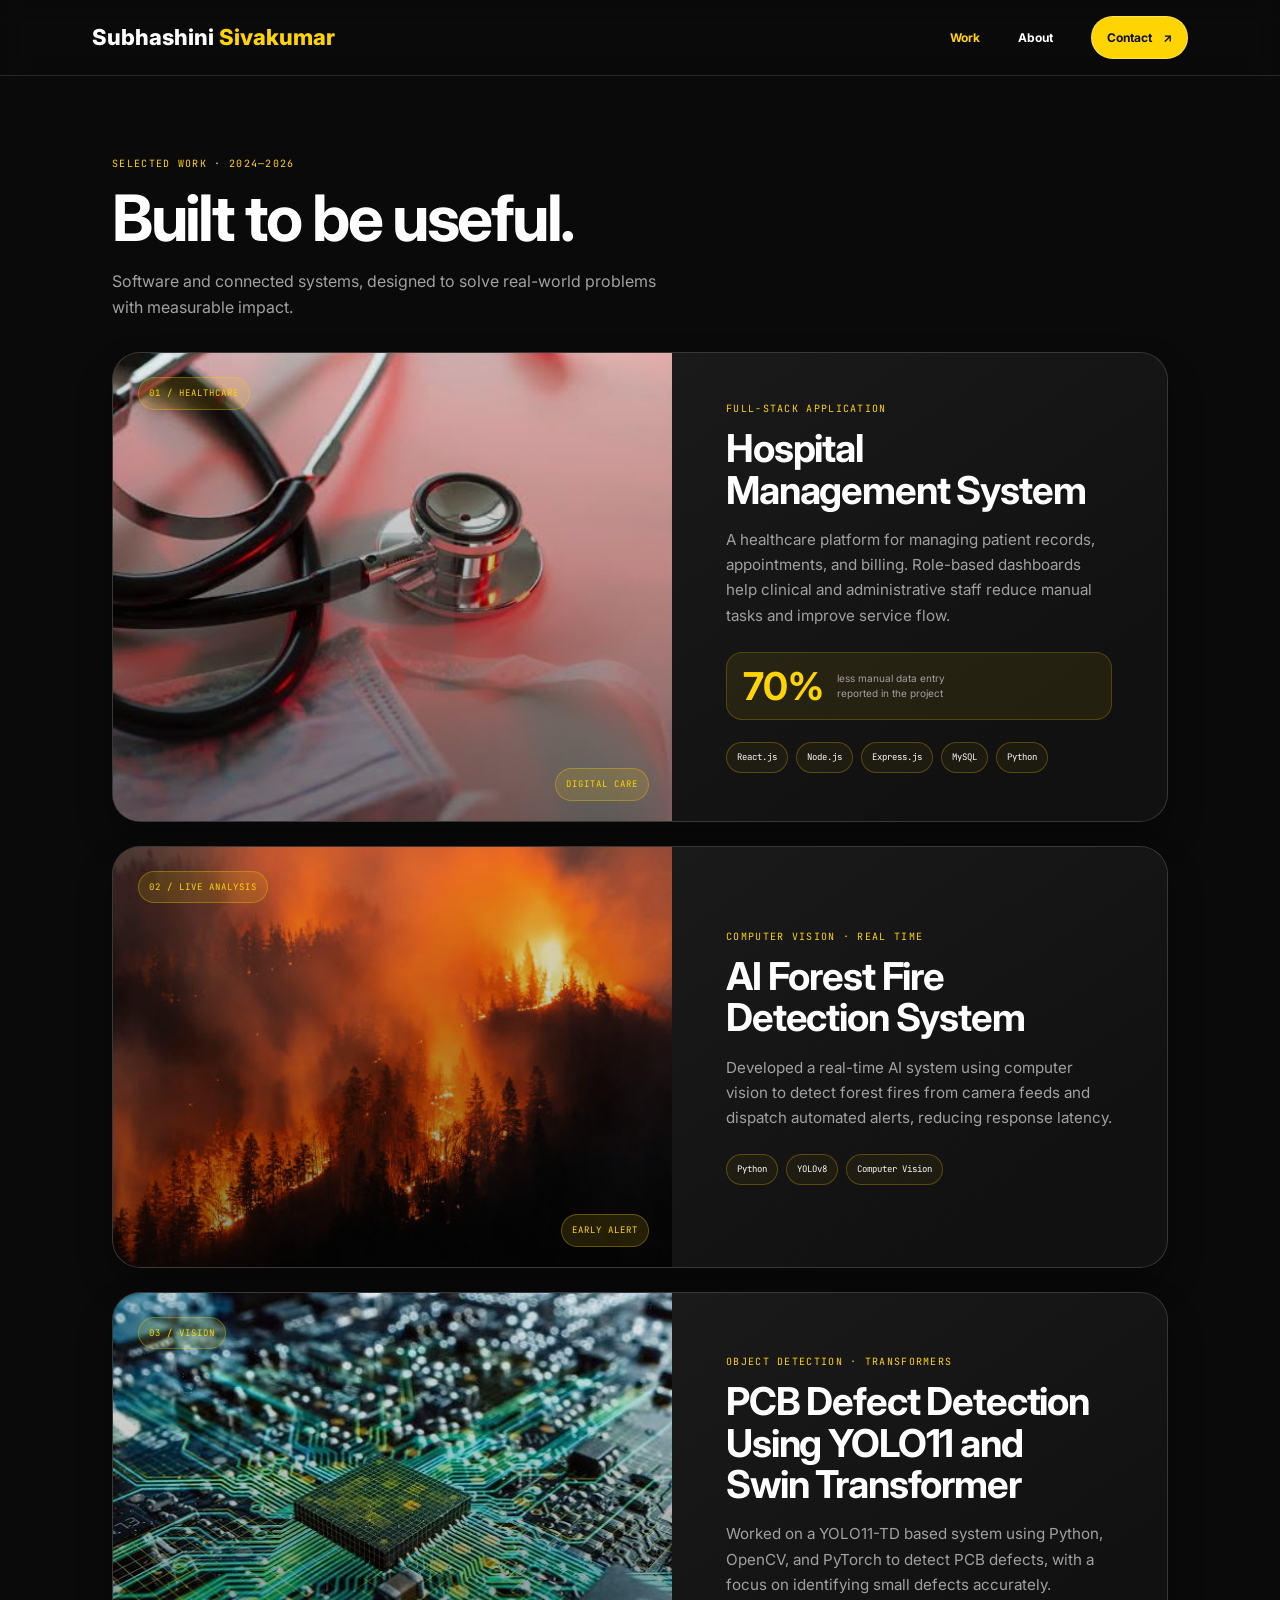
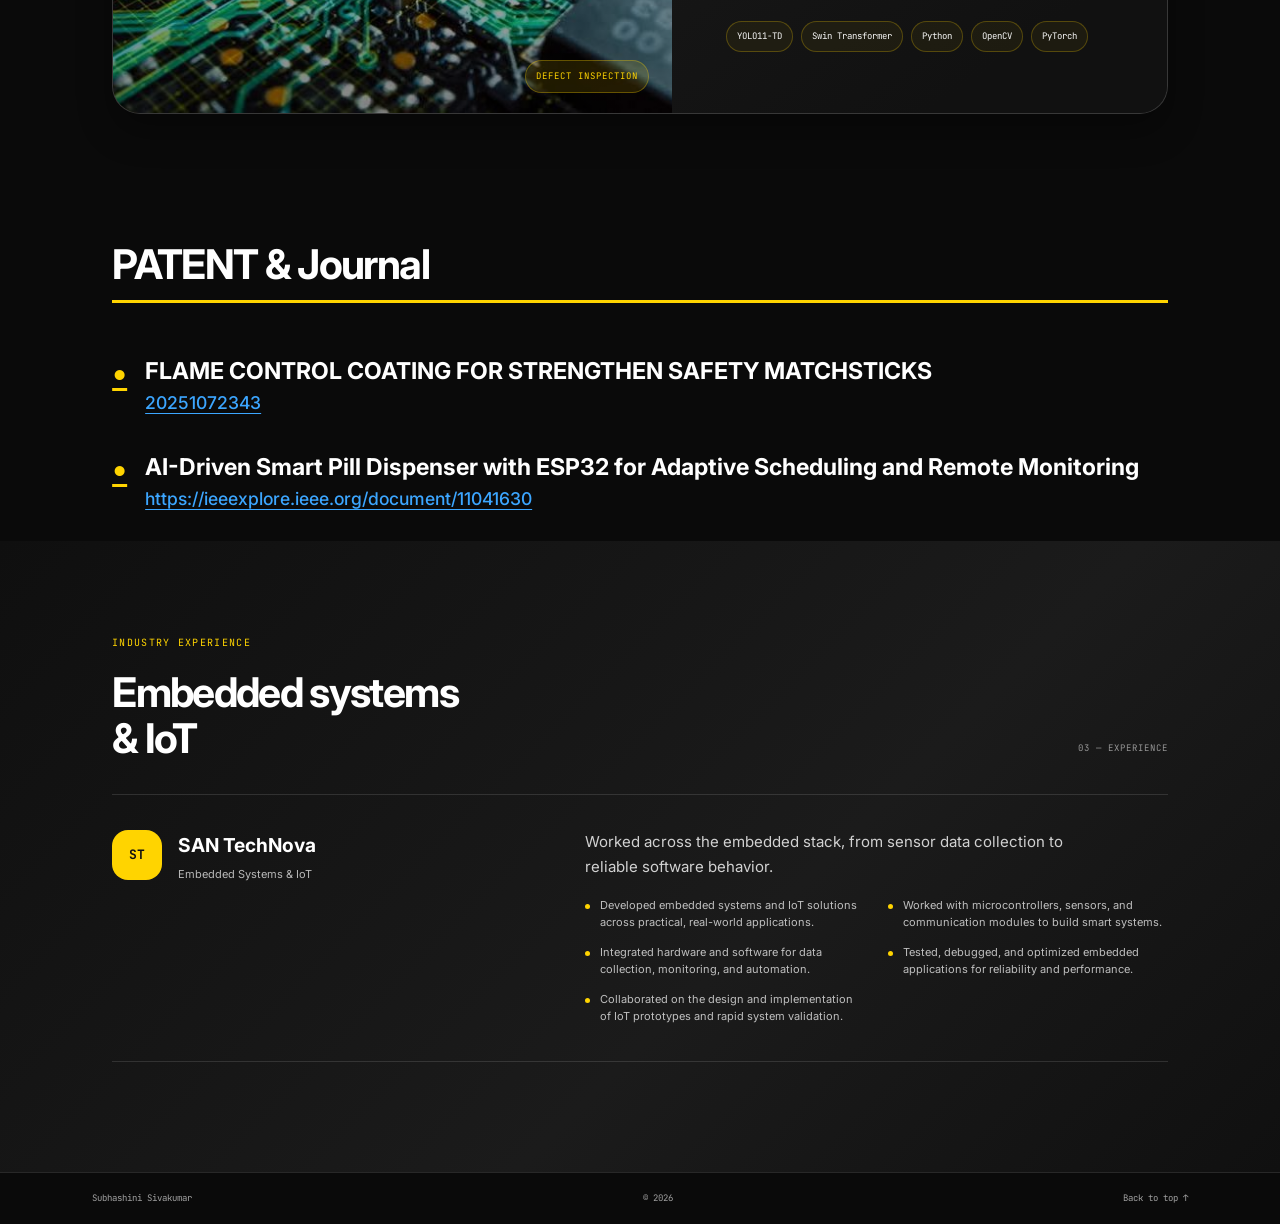
<file: index.html>
<!doctype html>
<html lang="en">
  <head>
    <meta charset="utf-8">
    <meta name="viewport" content="width=device-width, initial-scale=1">
    <meta name="theme-color" content="#1d4d8f">
    <meta name="description" content="Selected software and IoT work by Subhashini Sivakumar, a computer engineering student.">
    <title>Work | Subhashini Sivakumar</title>
    <link rel="preconnect" href="https://fonts.googleapis.com">
    <link rel="preconnect" href="https://fonts.gstatic.com" crossorigin>
    <link href="https://fonts.googleapis.com/css2?family=Inter:wght@400;500;600;700;800;900&family=JetBrains+Mono:wght@400;500;700&display=swap" rel="stylesheet">
    <link rel="stylesheet" href="styles.css">
    <script src="script.js" defer></script>
  </head>
  <body class="page-work">
    <a class="skip-link" href="#main">Skip to content</a>
    <header class="site-header">
      <a class="wordmark" href="index.html" aria-label="Subhashini Sivakumar, Work">Subhashini<span> Sivakumar</span></a>
      <button class="menu-toggle" type="button" aria-expanded="false" aria-controls="site-nav">
        <span class="menu-label">Menu</span><span class="menu-icon" aria-hidden="true"><i></i><i></i></span>
      </button>
      <nav class="site-nav" id="site-nav" aria-label="Main navigation">
        <a href="index.html" aria-current="page">Work</a>
        <a href="about.html">About</a>
        <a class="nav-contact" href="contact.html">Contact <span aria-hidden="true">↗</span></a>
      </nav>
    </header>
    <main id="main" class="page-main">
      <section class="page-heading section-wrap" aria-labelledby="page-title">
        <p class="eyebrow">Selected work · 2024—2026</p>
        <h1 id="page-title">Built to be useful.</h1>
        <p>Software and connected systems, designed to solve real-world problems with measurable impact.</p>
      </section>

      <section class="work-section section-wrap" aria-label="Selected projects">
        <article class="project">
          <div class="project-visual">
            <img class="project-photo" src="hospital.jpg" alt="Doctor using a smartphone for digital patient care" loading="lazy">
            <div class="project-note note-top">01 / HEALTHCARE</div><div class="project-note note-bottom">DIGITAL CARE</div>
          </div>
          <div class="project-copy">
            <p class="eyebrow">Full-stack application</p>
            <h2>Hospital<br>Management System</h2>
            <p>A healthcare platform for managing patient records, appointments, and billing. Role-based dashboards help clinical and administrative staff reduce manual tasks and improve service flow.</p>
            <div class="project-result"><strong>70%</strong><span>less manual data entry<br>reported in the project</span></div>
            <ul class="tag-list" aria-label="Technologies used"><li>React.js</li><li>Node.js</li><li>Express.js</li><li>MySQL</li><li>Python</li></ul>
          </div>
        </article>

        <article class="project project-forest">
          <div class="project-visual">
            <img class="project-photo" src="forest.jpg" alt="Forest landscape monitored by a camera-based detection system" loading="lazy">
            <div class="project-note note-top">02 / LIVE ANALYSIS</div><div class="project-note note-bottom">EARLY ALERT</div>
          </div>
          <div class="project-copy">
            <p class="eyebrow">Computer vision · Real time</p>
            <h2>AI Forest Fire<br>Detection System</h2>
            <p>Developed a real-time AI system using computer vision to detect forest fires from camera feeds and dispatch automated alerts, reducing response latency.</p>
            <ul class="tag-list" aria-label="Technologies used"><li>Python</li><li>YOLOv8</li><li>Computer Vision</li></ul>
          </div>
        </article>

        <article class="project project-pcb">
          <div class="project-visual">
            <img class="project-photo" src="pcb%20image.jpg" alt="Green printed circuit board used for defect inspection" loading="lazy">
            <div class="project-note note-top">03 / VISION</div><div class="project-note note-bottom">DEFECT INSPECTION</div>
          </div>
          <div class="project-copy">
            <p class="eyebrow">Object detection · Transformers</p>
            <h2>PCB Defect Detection<br>Using YOLO11 and<br>Swin Transformer</h2>
            <p>Worked on a YOLO11-TD based system using Python, OpenCV, and PyTorch to detect PCB defects, with a focus on identifying small defects accurately.</p>
            <ul class="tag-list" aria-label="Technologies used"><li>YOLO11-TD</li><li>Swin Transformer</li><li>Python</li><li>OpenCV</li><li>PyTorch</li></ul>
          </div>
        </article>
      </section>

      <section class="patent-journal-section" aria-labelledby="patent-journal-title">
        <div class="section-wrap">
          <div class="section-heading patent-heading">
            <h2 id="patent-journal-title">PATENT &amp; Journal</h2>
          </div>

          <div class="patent-list">
            <div class="patent-item">
              <span class="bullet">•</span>
              <div>
                <p>FLAME CONTROL COATING FOR STRENGTHEN SAFETY MATCHSTICKS</p>
                <span>20251072343</span>
              </div>
            </div>

            <div class="patent-item">
              <span class="bullet">•</span>
              <div>
                <p>AI-Driven Smart Pill Dispenser with ESP32 for Adaptive Scheduling and Remote Monitoring</p>
                <a href="https://ieeexplore.ieee.org/document/11041630" target="_blank" rel="noreferrer">https://ieeexplore.ieee.org/document/11041630</a>
              </div>
            </div>
          </div>
        </div>
      </section>

      <section class="experience-section" aria-labelledby="experience-title">
        <div class="section-wrap">
          <div class="section-heading light-heading">
            <div><p class="eyebrow">Industry experience</p><h2 id="experience-title">Embedded systems<br>& IoT</h2></div>
            <span class="section-index">03 — EXPERIENCE</span>
          </div>
          <article class="experience-entry">
            <div class="experience-company"><span class="company-mark">ST</span><div><h3>SAN TechNova</h3><p>Embedded Systems & IoT</p></div></div>
            <div class="experience-details">
              <p>Worked across the embedded stack, from sensor data collection to reliable software behavior.</p>
              <ul>
                <li>Developed embedded systems and IoT solutions across practical, real-world applications.</li>
                <li>Worked with microcontrollers, sensors, and communication modules to build smart systems.</li>
                <li>Integrated hardware and software for data collection, monitoring, and automation.</li>
                <li>Tested, debugged, and optimized embedded applications for reliability and performance.</li>
                <li>Collaborated on the design and implementation of IoT prototypes and rapid system validation.</li>
              </ul>
            </div>
          </article>
        </div>
      </section>
    </main>
    <footer class="page-footer"><span>Subhashini Sivakumar</span><span>© <span id="year"></span></span><a href="#main">Back to top ↑</a></footer>
  </body>
</html>
</file>
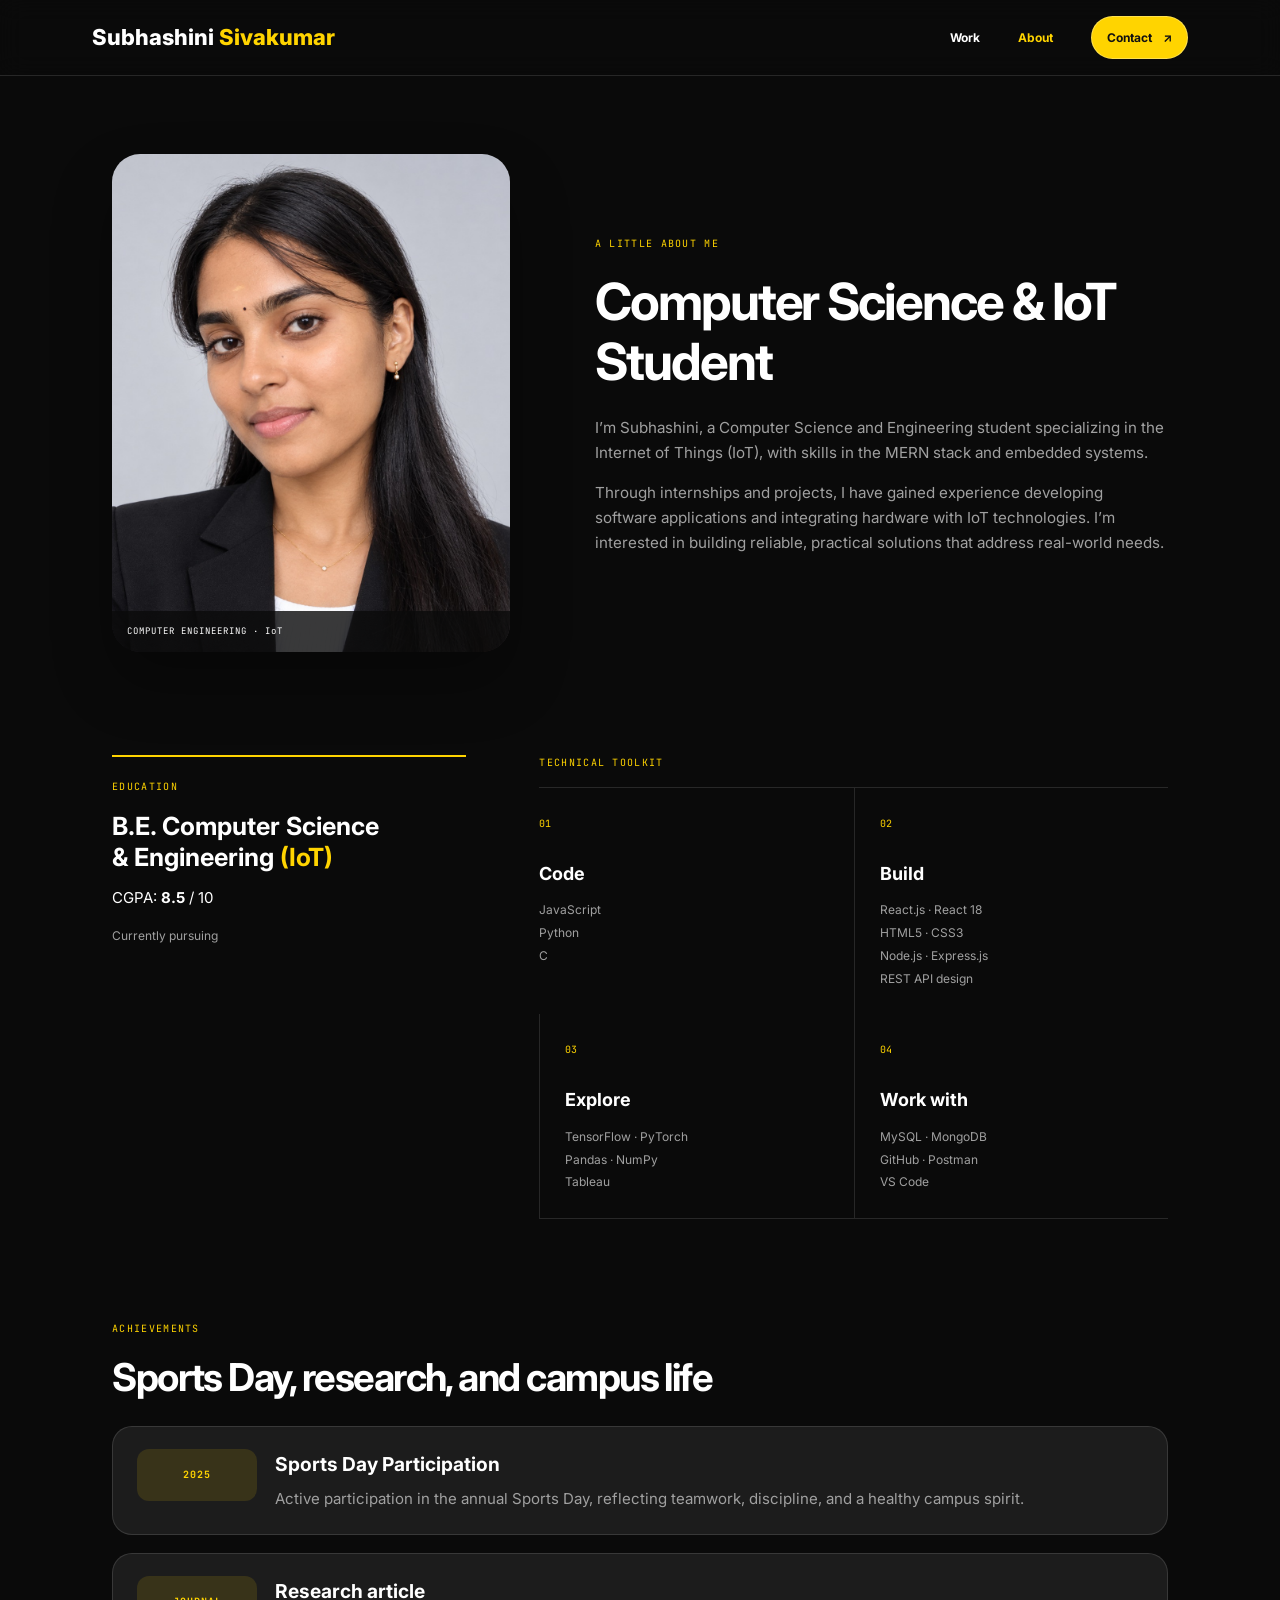
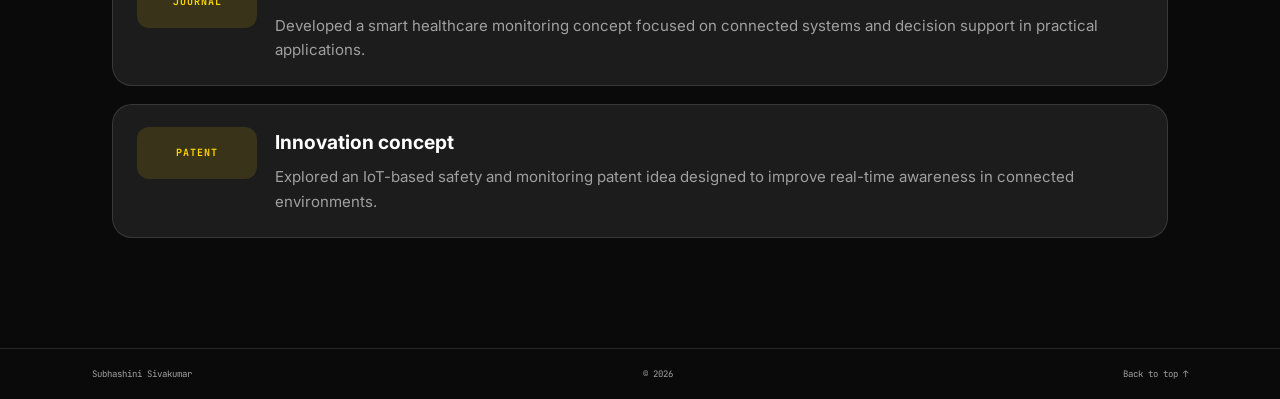
<file: about.html>
<!doctype html>
<html lang="en">
  <head>
    <meta charset="utf-8">
    <meta name="viewport" content="width=device-width, initial-scale=1">
    <meta name="theme-color" content="#1d4d8f">
    <meta name="description" content="About Subhashini Sivakumar: computer engineering, IoT, education, and technical skills.">
    <title>About | Subhashini Sivakumar</title>
    <link rel="preconnect" href="https://fonts.googleapis.com">
    <link rel="preconnect" href="https://fonts.gstatic.com" crossorigin>
    <link href="https://fonts.googleapis.com/css2?family=Inter:wght@400;500;600;700;800;900&family=JetBrains+Mono:wght@400;500;700&display=swap" rel="stylesheet">
    <link rel="stylesheet" href="styles.css">
    <script src="script.js" defer></script>
  </head>
  <body class="page-about">
    <a class="skip-link" href="#main">Skip to content</a>
    <header class="site-header">
      <a class="wordmark" href="index.html" aria-label="Subhashini Sivakumar, Work">Subhashini<span> Sivakumar</span></a>
      <button class="menu-toggle" type="button" aria-expanded="false" aria-controls="site-nav"><span class="menu-label">Menu</span><span class="menu-icon" aria-hidden="true"><i></i><i></i></span></button>
      <nav class="site-nav" id="site-nav" aria-label="Main navigation">
        <a href="index.html">Work</a><a href="about.html" aria-current="page">About</a><a class="nav-contact" href="contact.html">Contact <span aria-hidden="true">↗</span></a>
      </nav>
    </header>
    <main id="main" class="page-main">
      <section class="about-intro section-wrap" aria-labelledby="page-title">
        <div class="about-photo-wrap">
          <img class="about-portrait" src="suba.jpeg" alt="Subhashini Sivakumar">
          <span class="portrait-caption">COMPUTER ENGINEERING · IoT</span>
        </div>
        <div class="about-copy">
          <p class="eyebrow">A little about me</p>
          <h1 id="page-title">Computer Science &amp; IoT Student</h1>
          <p>I’m Subhashini, a Computer Science and Engineering student specializing in the Internet of Things (IoT), with skills in the MERN stack and embedded systems.</p>
          <p>Through internships and projects, I have gained experience developing software applications and integrating hardware with IoT technologies. I’m interested in building reliable, practical solutions that address real-world needs.</p>
        </div>
      </section>

      <section class="about-facts section-wrap" aria-label="Education and skills">
        <article class="education-panel">
          <p class="eyebrow">Education</p>
          <h2>B.E. Computer Science<br>& Engineering <em>(IoT)</em></h2>
          <p>CGPA: <strong>8.5</strong> / 10</p>
          <p>Currently pursuing</p>
        </article>
        <div class="about-toolkit">
          <p class="eyebrow">Technical toolkit</p>
          <div class="toolkit-grid">
            <article class="toolkit-group"><span class="toolkit-number">01</span><h3>Code</h3><p>JavaScript<br>Python<br>C</p></article>
            <article class="toolkit-group"><span class="toolkit-number">02</span><h3>Build</h3><p>React.js · React 18<br>HTML5 · CSS3<br>Node.js · Express.js<br>REST API design</p></article>
            <article class="toolkit-group"><span class="toolkit-number">03</span><h3>Explore</h3><p>TensorFlow · PyTorch<br>Pandas · NumPy<br>Tableau</p></article>
            <article class="toolkit-group"><span class="toolkit-number">04</span><h3>Work with</h3><p>MySQL · MongoDB<br>GitHub · Postman<br>VS Code</p></article>
          </div>
        </div>
      </section>

      <section class="about-achievements section-wrap" aria-label="Achievements and extracurriculars">
        <div class="achievement-panel">
          <p class="eyebrow">Achievements</p>
          <h2>Sports Day, research, and campus life</h2>
        </div>
        <div class="achievement-list">
          <article class="achievement-item">
            <span class="achievement-year">2025</span>
            <div>
              <h3>Sports Day Participation</h3>
              <p>Active participation in the annual Sports Day, reflecting teamwork, discipline, and a healthy campus spirit.</p>
            </div>
          </article>
          <article class="achievement-item">
            <span class="achievement-year">Journal</span>
            <div>
              <h3>Research article</h3>
              <p>Developed a smart healthcare monitoring concept focused on connected systems and decision support in practical applications.</p>
            </div>
          </article>
          <article class="achievement-item">
            <span class="achievement-year">Patent</span>
            <div>
              <h3>Innovation concept</h3>
              <p>Explored an IoT-based safety and monitoring patent idea designed to improve real-time awareness in connected environments.</p>
            </div>
          </article>
        </div>
      </section>
    </main>
    <footer class="page-footer"><span>Subhashini Sivakumar</span><span>© <span id="year"></span></span><a href="#main">Back to top ↑</a></footer>
  </body>
</html>
</file>
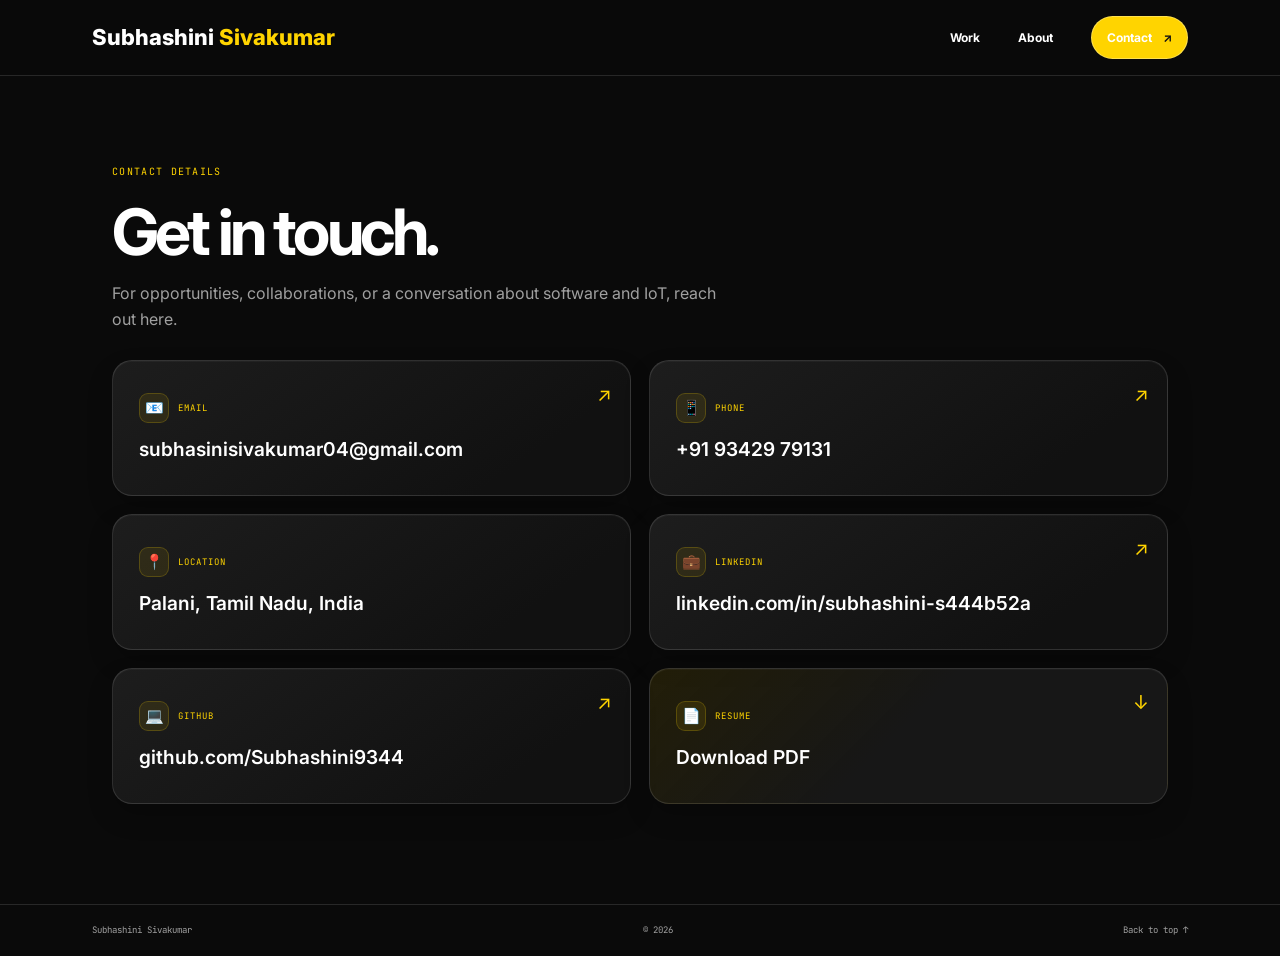
<file: contact.html>
<!doctype html>
<html lang="en">
  <head>
    <meta charset="utf-8">
    <meta name="viewport" content="width=device-width, initial-scale=1">
    <meta name="theme-color" content="#29323a">
    <meta name="description" content="Contact Subhashini Sivakumar by email, phone, or professional profile.">
    <title>Contact | Subhashini Sivakumar</title>
    <link rel="preconnect" href="https://fonts.googleapis.com">
    <link rel="preconnect" href="https://fonts.gstatic.com" crossorigin>
    <link href="https://fonts.googleapis.com/css2?family=Inter:wght@400;500;600;700;800;900&family=JetBrains+Mono:wght@400;500;700&display=swap" rel="stylesheet">
    <link rel="stylesheet" href="styles.css">
    <script src="script.js" defer></script>
  </head>
  <body class="page-contact">
    <a class="skip-link" href="#main">Skip to content</a>
    <header class="site-header">
      <a class="wordmark" href="index.html" aria-label="Subhashini Sivakumar, Work">Subhashini<span> Sivakumar</span></a>
      <button class="menu-toggle" type="button" aria-expanded="false" aria-controls="site-nav"><span class="menu-label">Menu</span><span class="menu-icon" aria-hidden="true"><i></i><i></i></span></button>
      <nav class="site-nav" id="site-nav" aria-label="Main navigation">
        <a href="index.html">Work</a><a href="about.html">About</a><a class="nav-contact" href="contact.html" aria-current="page">Contact <span aria-hidden="true">↗</span></a>
      </nav>
    </header>
    <main id="main" class="page-main contact-page-main">
      <section class="contact-page section-wrap" aria-labelledby="page-title">
        <p class="eyebrow">Contact details</p>
        <h1 id="page-title">Get in touch.</h1>
        <p class="contact-intro">For opportunities, collaborations, or a conversation about software and IoT, reach out here.</p>
        <div class="contact-details">
          <a class="contact-item" href="mailto:subhasinisivakumar04@gmail.com"><span class="contact-label"><span class="contact-icon" aria-hidden="true">📧</span>Email</span><strong>subhasinisivakumar04@gmail.com</strong><span class="contact-arrow-small" aria-hidden="true">↗</span></a>
          <a class="contact-item" href="tel:+919342979131"><span class="contact-label"><span class="contact-icon" aria-hidden="true">📱</span>Phone</span><strong>+91 93429 79131</strong><span class="contact-arrow-small" aria-hidden="true">↗</span></a>
          <div class="contact-item"><span class="contact-label"><span class="contact-icon" aria-hidden="true">📍</span>Location</span><strong>Palani, Tamil Nadu, India</strong></div>
          <a class="contact-item" href="https://www.linkedin.com/in/subhashini-s444b52a" target="_blank" rel="noreferrer"><span class="contact-label"><span class="contact-icon" aria-hidden="true">💼</span>LinkedIn</span><strong>linkedin.com/in/subhashini-s444b52a</strong><span class="contact-arrow-small" aria-hidden="true">↗</span></a>
          <a class="contact-item" href="https://github.com/Subhashini9344" target="_blank" rel="noreferrer"><span class="contact-label"><span class="contact-icon" aria-hidden="true">💻</span>GitHub</span><strong>github.com/Subhashini9344</strong><span class="contact-arrow-small" aria-hidden="true">↗</span></a>
          <a class="contact-item resume-contact" href="Suba_resume.pdf" download><span class="contact-label"><span class="contact-icon" aria-hidden="true">📄</span>Resume</span><strong>Download PDF</strong><span class="contact-arrow-small" aria-hidden="true">↓</span></a>
        </div>
      </section>
    </main>
    <footer class="page-footer"><span>Subhashini Sivakumar</span><span>© <span id="year"></span></span><a href="#main">Back to top ↑</a></footer>
  </body>
</html>
</file>
<file: styles.css>
:root {
  color-scheme: dark;
  --bg: #0a0a0a;
  --bg-soft: #151515;
  --bg-card: #1c1c1c;
  --text: #ffffff;
  --text-soft: #a0a0a0;
  --accent: #ffd400;
  --accent-strong: #ffcf0a;
  --accent-soft: rgba(255, 212, 0, 0.14);
  --line: rgba(255, 255, 255, 0.12);
  --muted: #d0d0d0;
  --mono: "JetBrains Mono", "SFMono-Regular", monospace;
  --sans: "Inter", "Segoe UI", sans-serif;
}

* { box-sizing: border-box; }
html { scroll-behavior: smooth; }
body {
  margin: 0;
  background: var(--bg);
  color: var(--text);
  font-family: var(--sans);
  font-size: 15px;
  line-height: 1.65;
}
a { color: inherit; text-decoration: none; }
button { font: inherit; }
img { max-width: 100%; display: block; }
.skip-link { position: fixed; z-index: 20; top: 12px; left: 12px; padding: 10px 14px; background: var(--accent); color: #111; transform: translateY(-150%); }
.skip-link:focus { transform: translateY(0); }
.site-header {
  height: 76px;
  display: flex;
  align-items: center;
  justify-content: space-between;
  padding: 0 7.2%;
  background: rgba(10,10,10,0.9);
  backdrop-filter: blur(12px);
  position: sticky;
  top: 0;
  z-index: 10;
  border-bottom: 1px solid var(--line);
}
.wordmark { font-weight: 800; font-size: 22px; letter-spacing: 0; color: var(--text); }
.wordmark span { color: var(--accent); }
.site-nav { display: flex; align-items: center; gap: 38px; font-size: 12px; font-weight: 700; }
.site-nav a { transition: color 180ms ease; }
.site-nav a[aria-current="page"] { color: var(--accent); }
.site-nav a:hover, .text-link:hover { color: var(--accent); }
.nav-contact { padding: 11px 15px; border: 1px solid rgba(255,255,255,0.3); border-radius: 999px; background: var(--accent); color: #111; }
.nav-contact span { margin-left: 8px; color: #111; }
.menu-toggle { display: none; }

.eyebrow {
  margin: 0 0 20px;
  color: var(--accent);
  font-family: var(--mono);
  font-size: 10px;
  line-height: 1.5;
  letter-spacing: 1.3px;
  text-transform: uppercase;
}

h1, h2, h3, p { margin-top: 0; }

.section-wrap { max-width: 1240px; margin: 0 auto; padding-right: 7.2%; padding-left: 7.2%; }

.page-heading {
  padding-top: 80px;
  padding-bottom: 18px;
}
.page-heading .eyebrow { margin-bottom: 14px; }
.page-heading h1 {
  margin-bottom: 16px;
  font-size: clamp(2.8rem, 5vw, 4.6rem);
  line-height: 1.04;
  letter-spacing: -0.04em;
  color: var(--text);
}
.page-heading > p:last-child {
  max-width: 560px;
  margin-bottom: 0;
  color: var(--text-soft);
  font-size: 1rem;
}

.work-section {
  padding-top: 14px;
  padding-bottom: 100px;
}
.project {
  display: grid;
  grid-template-columns: 1.06fr 0.94fr;
  min-height: 420px;
  background: var(--bg-card);
  border: 1px solid var(--line);
  border-radius: 28px;
  overflow: hidden;
  box-shadow: 0 18px 35px rgba(0,0,0,0.32), 0 3px 0 rgba(255,255,255,0.025) inset;
  transition: transform 240ms ease, border-color 240ms ease, box-shadow 240ms ease;
}
.project:hover {
  transform: translateY(-5px);
  border-color: rgba(255, 212, 0, 0.3);
  box-shadow: 0 30px 60px rgba(0,0,0,0.48), 0 0 28px rgba(255,212,0,0.07);
}
.project + .project { margin-top: 24px; }
.project-visual {
  min-height: 420px;
  position: relative;
  overflow: hidden;
  background: linear-gradient(135deg, rgba(255, 212, 0, 0.18), rgba(20,20,20,0.18));
}
.project-visual::before {
  position: absolute;
  z-index: 1;
  inset: 0;
  content: "";
  background: linear-gradient(180deg, rgba(0,0,0,0.06), rgba(0,0,0,0.48));
}
.project-photo {
  position: absolute;
  inset: 0;
  width: 100%;
  height: 100%;
  object-fit: cover;
  transition: transform 500ms ease;
}
.project:hover .project-photo { transform: scale(1.05); }
.project-forest .project-photo { object-position: center 58%; }
.project-note {
  position: absolute;
  z-index: 2;
  padding: 8px 10px;
  background: rgba(255, 212, 0, 0.12);
  border: 1px solid rgba(255, 212, 0, 0.3);
  color: var(--accent);
  font-family: var(--mono);
  font-size: 9px;
  line-height: 1.6;
  letter-spacing: 1px;
  border-radius: 999px;
}
.note-top { top: 24px; left: 25px; }
.note-bottom { right: 23px; bottom: 20px; }
.project-copy {
  display: flex;
  flex-direction: column;
  justify-content: center;
  padding: 48px 11%;
  background: linear-gradient(145deg, #1a1a1a, #111111 78%);
}
.project-copy .eyebrow { margin-bottom: 12px; }
.page-work .project-copy h2 {
  margin-bottom: 16px;
  font-size: clamp(2rem, 3vw, 2.8rem);
  line-height: 1.08;
  letter-spacing: -0.03em;
  color: var(--text);
}
.project-copy > p:not(.eyebrow) {
  max-width: 405px;
  margin-bottom: 24px;
  color: var(--text-soft);
  font-size: 0.95rem;
}
.project-result {
  display: flex;
  align-items: center;
  gap: 13px;
  margin-bottom: 22px;
  padding: 14px 16px;
  border-radius: 16px;
  background: rgba(255, 212, 0, 0.08);
  border: 1px solid rgba(255, 212, 0, 0.2);
}
.project-result strong {
  color: var(--accent);
  font-size: clamp(2rem, 3vw, 2.7rem);
  line-height: 1;
}
.project-result span {
  color: var(--text-soft);
  font-size: 10px;
  line-height: 1.45;
}
.tag-list {
  display: flex;
  flex-wrap: wrap;
  gap: 8px;
  margin: 0;
  padding: 0;
  list-style: none;
}
.tag-list li {
  padding: 7px 10px;
  border: 1px solid rgba(255, 212, 0, 0.25);
  border-radius: 999px;
  font-family: var(--mono);
  font-size: 9px;
  background: rgba(255, 212, 0, 0.05);
  color: #f7f7f7;
}

.patent-journal-section,
.sports-section {
  padding: 28px 0 20px;
}
.section-heading {
  display: flex;
  align-items: flex-end;
  justify-content: space-between;
  margin-bottom: 32px;
}
.patent-heading {
  justify-content: flex-start;
  border-bottom: 3px solid var(--accent);
  padding-bottom: 12px;
}
.section-heading h2 {
  margin-bottom: 0;
  font-size: clamp(2.2rem, 3.2vw, 3.1rem);
  line-height: 1.12;
  letter-spacing: -0.04em;
  color: var(--text);
}
.section-index {
  padding-bottom: 6px;
  color: var(--text-soft);
  font-family: var(--mono);
  font-size: 9px;
  letter-spacing: 1px;
}
.patent-list {
  display: grid;
  gap: 18px;
  padding-top: 12px;
}
.patent-item {
  display: flex;
  align-items: flex-start;
  gap: 18px;
  padding: 8px 0;
}
.patent-item .bullet {
  color: var(--accent);
  font-size: 2rem;
  line-height: 1;
  margin-top: 2px;
}
.patent-item p,
.patent-item span,
.patent-item a {
  margin: 0;
  font-weight: 700;
  font-size: clamp(1.05rem, 2vw, 1.45rem);
  line-height: 1.4;
  color: var(--text);
}
.patent-item span,
.patent-item a {
  display: inline-block;
  margin-top: 4px;
  color: #3ca6ff;
  font-size: 1.1rem;
  font-weight: 500;
  text-decoration: underline;
  text-underline-offset: 4px;
}

.sports-layout {
  display: grid;
  grid-template-columns: 0.92fr 1.08fr;
  gap: 40px;
  align-items: center;
}
.sports-copy h2 {
  margin-bottom: 14px;
  font-size: clamp(1.5rem, 2vw, 2.3rem);
  line-height: 1.3;
  letter-spacing: -0.03em;
  color: var(--text);
}
.sports-copy p:last-child {
  color: var(--text-soft);
  font-size: 0.96rem;
}
.sports-poster {
  position: relative;
  padding: 22px 20px 18px;
  border-radius: 22px;
  border: 1px solid rgba(255, 212, 0, 0.35);
  background: linear-gradient(135deg, rgba(255, 212, 0, 0.06), rgba(255,255,255,0.02));
  box-shadow: 0 26px 50px rgba(0,0,0,0.24);
}
.sports-poster::before {
  content: "";
  position: absolute;
  inset: 12px;
  border-radius: 18px;
  background: linear-gradient(135deg, rgba(27,67,148,0.92), rgba(117,48,186,0.75), rgba(217, 88, 58, 0.75));
  z-index: 0;
}
.sports-poster-top,
.sports-banner,
.certificate-box {
  position: relative;
  z-index: 1;
}
.sports-poster-top {
  display: flex;
  align-items: center;
  justify-content: space-between;
  gap: 10px;
  padding: 10px 14px 0;
  color: #fff;
  font-weight: 700;
  text-transform: uppercase;
}
.college-mark { font-size: 1.2rem; }
.college-sub { font-size: 0.8rem; opacity: 0.9; }
.sports-banner {
  display: flex;
  align-items: center;
  justify-content: center;
  margin: 24px auto 20px;
  padding: 12px 18px;
  border-radius: 14px;
  background: rgba(255,255,255,0.08);
  color: var(--accent);
  font-size: clamp(1.5rem, 3vw, 3rem);
  font-weight: 800;
  letter-spacing: 0.04em;
  text-transform: uppercase;
  text-align: center;
}
.certificate-box {
  padding: 18px 18px 10px;
  border-radius: 16px;
  background: rgba(255,255,255,0.92);
  color: #111;
}
.cert-title {
  font-size: clamp(1.6rem, 2.6vw, 2.5rem);
  font-weight: 800;
  color: #36475b;
  margin-bottom: 18px;
}
.cert-line,
.cert-meta,
.cert-meta2 {
  display: flex;
  flex-wrap: wrap;
  align-items: center;
  gap: 8px 12px;
  color: #2c2c2c;
  font-size: 0.9rem;
  margin-bottom: 10px;
}
.cert-line strong,
.cert-meta strong,
.cert-meta2 strong { font-weight: 800; }

.experience-section {
  padding: 94px 0 110px;
  background: linear-gradient(135deg, #0f0f0f, #1b1b1b 60%, #101010 100%);
  color: var(--white);
}
.light-heading .section-index { color: rgba(255,255,255,0.55); }
.experience-section .eyebrow { color: var(--accent); }
.experience-entry {
  display: grid;
  grid-template-columns: 0.8fr 1.2fr;
  gap: 8%;
  padding: 35px 0;
  border-top: 1px solid var(--line);
  border-bottom: 1px solid var(--line);
}
.experience-company { display: flex; align-items: flex-start; gap: 16px; }
.company-mark {
  display: grid;
  place-items: center;
  width: 50px;
  aspect-ratio: 1;
  border-radius: 16px;
  background: var(--accent);
  color: #111;
  font-family: var(--mono);
  font-size: 13px;
  font-weight: 700;
}
.experience-company h3 { margin: 0 0 3px; font-size: 1.2rem; }
.experience-company p { color: rgba(255,255,255,0.7); font-size: 11px; }
.experience-details > p { max-width: 520px; margin-bottom: 17px; color: rgba(255,255,255,0.8); font-size: 0.94rem; }
.experience-details ul {
  display: grid;
  grid-template-columns: 1fr 1fr;
  gap: 12px 24px;
  margin: 0;
  padding: 0;
  list-style: none;
}
.experience-details li {
  position: relative;
  padding-left: 15px;
  color: rgba(255,255,255,0.72);
  font-size: 11px;
  line-height: 1.6;
}
.experience-details li::before {
  position: absolute;
  top: 7px;
  left: 0;
  width: 5px;
  height: 5px;
  content: "";
  background: var(--accent);
  border-radius: 50%;
}

.page-footer {
  display: flex;
  justify-content: space-between;
  gap: 16px;
  padding: 18px 7.2%;
  border-top: 1px solid var(--line);
  color: var(--text-soft);
  font-family: var(--mono);
  font-size: 9px;
}
.page-footer a:hover { color: var(--accent); }

.page-contact .site-header {
  background: rgba(10, 10, 10, 0.92);
}
.page-contact .site-nav a,
.page-contact .wordmark {
  color: var(--text);
}
.page-contact .nav-contact {
  color: #111;
}
.page-contact .page-main {
  background: var(--bg);
}
.contact-page {
  padding-top: 88px;
  padding-bottom: 100px;
}
.contact-page .eyebrow {
  color: var(--accent);
}
.contact-page h1 {
  margin-bottom: 14px;
  font-size: clamp(2.5rem, 5vw, 4.3rem);
  line-height: 1.04;
  letter-spacing: -0.06em;
}
.contact-intro {
  max-width: 620px;
  margin-bottom: 28px;
  color: var(--text-soft);
  font-size: 1rem;
}
.contact-details {
  display: grid;
  grid-template-columns: repeat(2, minmax(0, 1fr));
  gap: 18px;
  margin-top: 28px;
}
.contact-item {
  position: relative;
  display: flex;
  flex-direction: column;
  justify-content: center;
  min-height: 136px;
  padding: 22px 26px;
  background: linear-gradient(145deg, #1d1d1d, #111111 78%);
  border: 1px solid var(--line);
  border-radius: 20px;
  color: var(--text);
  box-shadow: 0 12px 26px rgba(0,0,0,0.2), 0 1px 0 rgba(255,255,255,0.035) inset;
  transition: transform 220ms ease, border-color 220ms ease, box-shadow 220ms ease, background 220ms ease;
}
.contact-item:hover {
  transform: translateY(-4px);
  border-color: rgba(255, 212, 0, 0.5);
  background: linear-gradient(145deg, #242319, #141414 78%);
  box-shadow: 0 24px 42px rgba(0,0,0,0.38), 0 0 24px rgba(255, 212, 0, 0.1);
}
.contact-item:focus-visible {
  outline: 2px solid var(--accent);
  outline-offset: 4px;
}
.contact-label {
  display: flex;
  align-items: center;
  gap: 9px;
  color: var(--accent);
  font-family: var(--mono);
  font-size: 9px;
  letter-spacing: 1px;
  text-transform: uppercase;
  margin-bottom: 12px;
}
.contact-icon {
  display: grid;
  place-items: center;
  width: 30px;
  height: 30px;
  border: 1px solid rgba(255, 212, 0, 0.2);
  border-radius: 9px;
  background: rgba(255, 212, 0, 0.09);
  font-family: var(--sans);
  font-size: 15px;
  letter-spacing: 0;
  text-transform: none;
  transition: transform 220ms ease, background 220ms ease;
}
.contact-item:hover .contact-icon { transform: scale(1.08); background: rgba(255, 212, 0, 0.16); }
.contact-item strong {
  font-size: clamp(0.96rem, 1.5vw, 1.2rem);
  line-height: 1.5;
  font-weight: 600;
  color: var(--text);
  overflow-wrap: anywhere;
}
.contact-arrow-small {
  position: absolute;
  right: 18px;
  top: 18px;
  font-size: 1.2rem;
  color: var(--accent);
}
.resume-contact {
  background: linear-gradient(135deg, rgba(255, 212, 0, 0.1), #171717 48%);
}

.about-intro {
  display: grid;
  grid-template-columns: 0.82fr 1.18fr;
  align-items: center;
  gap: 8%;
  padding-top: 78px;
  padding-bottom: 78px;
  background: var(--bg);
}
.about-photo-wrap { position: relative; max-width: 440px; border-radius: 28px; overflow: hidden; box-shadow: 0 30px 60px rgba(0,0,0,0.3); }
.about-portrait {
  display: block;
  width: 100%;
  aspect-ratio: 4 / 5;
  object-fit: cover;
  object-position: center 28%;
}
.portrait-caption {
  position: absolute;
  right: 0;
  bottom: 0;
  left: 0;
  padding: 13px 15px;
  background: rgba(10,10,10,0.8);
  color: var(--white);
  font-family: var(--mono);
  font-size: 9px;
  letter-spacing: 1px;
}
.about-copy h1 {
  margin: 0 0 23px;
  font-size: clamp(2.1rem, 4vw, 3.3rem);
  line-height: 1.18;
  letter-spacing: -0.04em;
}
.about-copy h1 em { color: var(--accent); font-style: normal; }
.about-copy > p:not(.eyebrow) {
  max-width: 590px;
  margin-bottom: 15px;
  color: var(--text-soft);
  font-size: 0.95rem;
}
.about-facts {
  display: grid;
  grid-template-columns: 0.72fr 1.28fr;
  gap: 7%;
  padding-top: 25px;
  padding-bottom: 90px;
  background: var(--bg);
}
.education-panel {
  align-self: start;
  padding: 22px 0;
  border-top: 2px solid var(--accent);
}
.education-panel .eyebrow { margin-bottom: 17px; }
.education-panel h2 { margin-bottom: 13px; font-size: 25px; line-height: 1.25; }
.education-panel h2 em { color: var(--accent); font-style: normal; }
.education-panel strong { color: var(--text); }
.education-panel > p:last-child { margin: 0; color: var(--text-soft); font-size: 12px; }
.about-toolkit > .eyebrow { margin-bottom: 17px; }
.about-toolkit .toolkit-grid {
  display: grid;
  grid-template-columns: repeat(2, minmax(0, 1fr));
  border-top: 1px solid var(--line);
  border-bottom: 1px solid var(--line);
}
.toolkit-group { min-height: 175px; padding: 22px 22px 24px 0; }
.toolkit-group + .toolkit-group { padding-left: 25px; border-left: 1px solid var(--line); }
.toolkit-number { color: var(--accent); font-family: var(--mono); font-size: 10px; }
.toolkit-group h3 { margin: 24px 0 11px; font-size: 18px; }
.toolkit-group p { margin-bottom: 0; color: var(--text-soft); font-size: 12px; line-height: 1.9; }

.about-achievements {
  padding-top: 12px;
  padding-bottom: 110px;
  background: var(--bg);
}
.achievement-panel h2 {
  margin: 0;
  font-size: clamp(2rem, 3vw, 2.8rem);
  line-height: 1.1;
  letter-spacing: -0.04em;
}
.achievement-list {
  display: grid;
  gap: 18px;
  margin-top: 28px;
}
.achievement-item {
  display: grid;
  grid-template-columns: 120px 1fr;
  gap: 18px;
  align-items: start;
  padding: 22px 24px;
  border-radius: 20px;
  border: 1px solid var(--line);
  background: var(--bg-card);
}
.achievement-year {
  display: inline-flex;
  align-items: center;
  justify-content: center;
  min-height: 52px;
  padding: 8px 12px;
  border-radius: 12px;
  background: rgba(255, 212, 0, 0.12);
  color: var(--accent);
  font-family: var(--mono);
  font-size: 10px;
  font-weight: 700;
  letter-spacing: 1px;
  text-transform: uppercase;
}
.achievement-item h3 {
  margin-bottom: 6px;
  font-size: 1.2rem;
}
.achievement-item p {
  margin-bottom: 0;
  color: var(--text-soft);
  font-size: 0.94rem;
}

@media (max-width: 850px) {
  .section-wrap { padding-right: 5%; padding-left: 5%; }
  .sports-layout { grid-template-columns: 1fr; }
  .experience-entry { grid-template-columns: 1fr; gap: 25px; }
  .about-intro { grid-template-columns: 0.8fr 1.2fr; gap: 6%; }
  .about-facts { grid-template-columns: 0.65fr 1.35fr; gap: 5%; }
  .page-footer { padding-right: 5%; padding-left: 5%; }
}

@media (max-width: 600px) {
  .site-header { height: 66px; }
  .menu-toggle { display: flex; align-items: center; gap: 11px; padding: 7px 0 7px 10px; border: 0; background: transparent; color: var(--text); font-size: 11px; font-weight: 700; }
  .menu-icon { display: grid; gap: 5px; width: 17px; }
  .menu-icon i { height: 1px; background: currentColor; transition: transform 180ms ease; }
  .menu-toggle[aria-expanded="true"] .menu-icon i:first-child { transform: translateY(3px) rotate(45deg); }
  .menu-toggle[aria-expanded="true"] .menu-icon i:last-child { transform: translateY(-3px) rotate(-45deg); }
  .site-nav { position: absolute; top: 66px; right: 0; left: 0; display: none; align-items: stretch; gap: 0; padding: 8px 5% 18px; background: rgba(10,10,10,0.96); border-top: 1px solid var(--line); }
  .site-nav.is-open { display: flex; flex-direction: column; }
  .site-nav a { padding: 12px 0; border-bottom: 1px solid var(--line); }
  .site-nav .nav-contact { border: 0; }

  .page-heading { padding-top: 58px; }
  .page-heading h1 { font-size: 2.6rem; }
  .work-section { padding-bottom: 70px; }
  .section-heading { align-items: flex-start; flex-direction: column; gap: 15px; margin-bottom: 30px; }
  .section-heading h2 { font-size: 2.1rem; }
  .project { grid-template-columns: 1fr; }
  .project-visual { min-height: 300px; }
  .project-copy { padding: 32px 7% 35px; }
  .experience-section { padding: 75px 0; }
  .experience-entry { padding: 24px 0; }
  .experience-details ul { grid-template-columns: 1fr; gap: 10px; }
  .page-footer { flex-wrap: wrap; font-size: 8px; }

  .about-intro { grid-template-columns: 1fr; gap: 32px; padding-top: 35px; padding-bottom: 52px; }
  .about-photo-wrap { width: 100%; max-width: none; }
  .about-portrait { aspect-ratio: 1 / 1; object-position: center 25%; }
  .about-copy h1 { font-size: 2rem; }
  .about-facts { grid-template-columns: 1fr; gap: 26px; padding-bottom: 60px; }
  .toolkit-group { min-height: 160px; padding: 18px 12px 18px 0; }
  .toolkit-group + .toolkit-group { padding-left: 12px; }
  .achievement-item { grid-template-columns: 1fr; gap: 10px; }
  .achievement-year { justify-self: start; }
}

@media (prefers-reduced-motion: reduce) {
  *, *::before, *::after { scroll-behavior: auto !important; transition-duration: 0.01ms !important; animation-duration: 0.01ms !important; }
}
</file>
